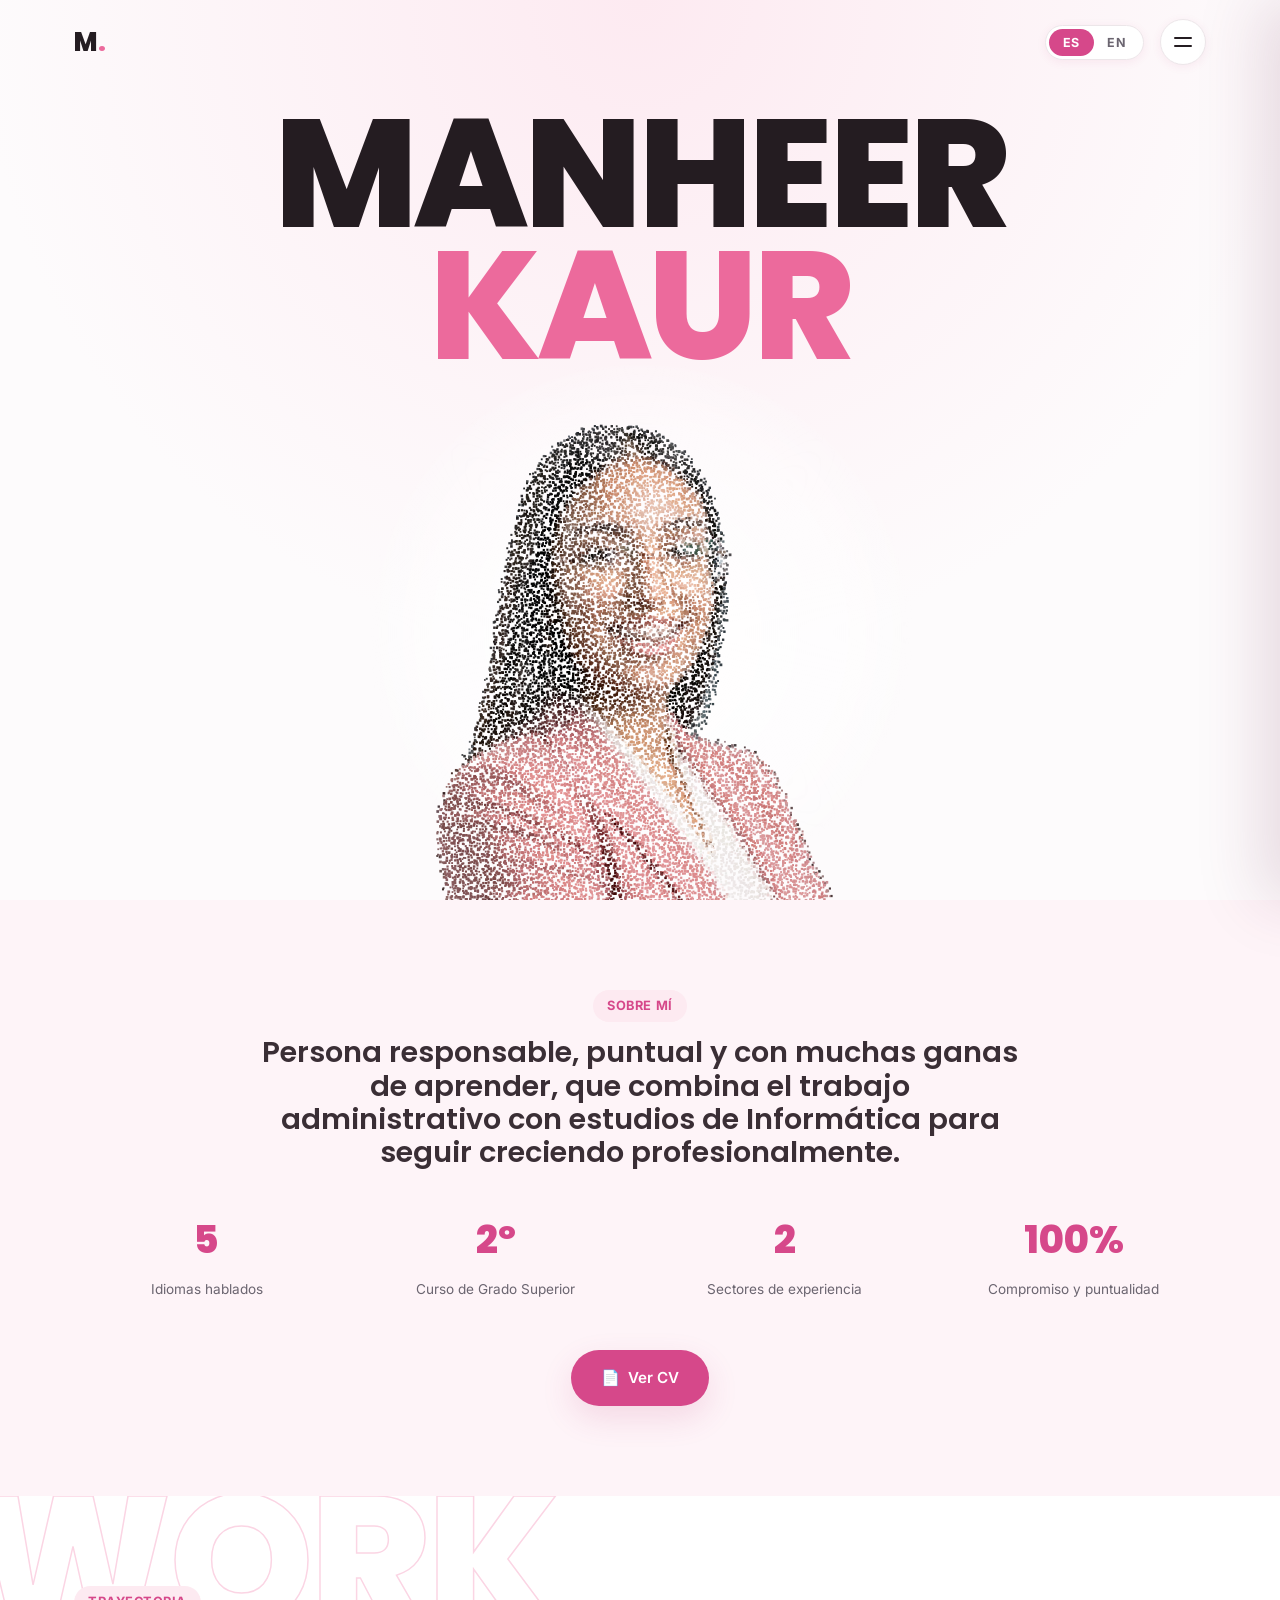
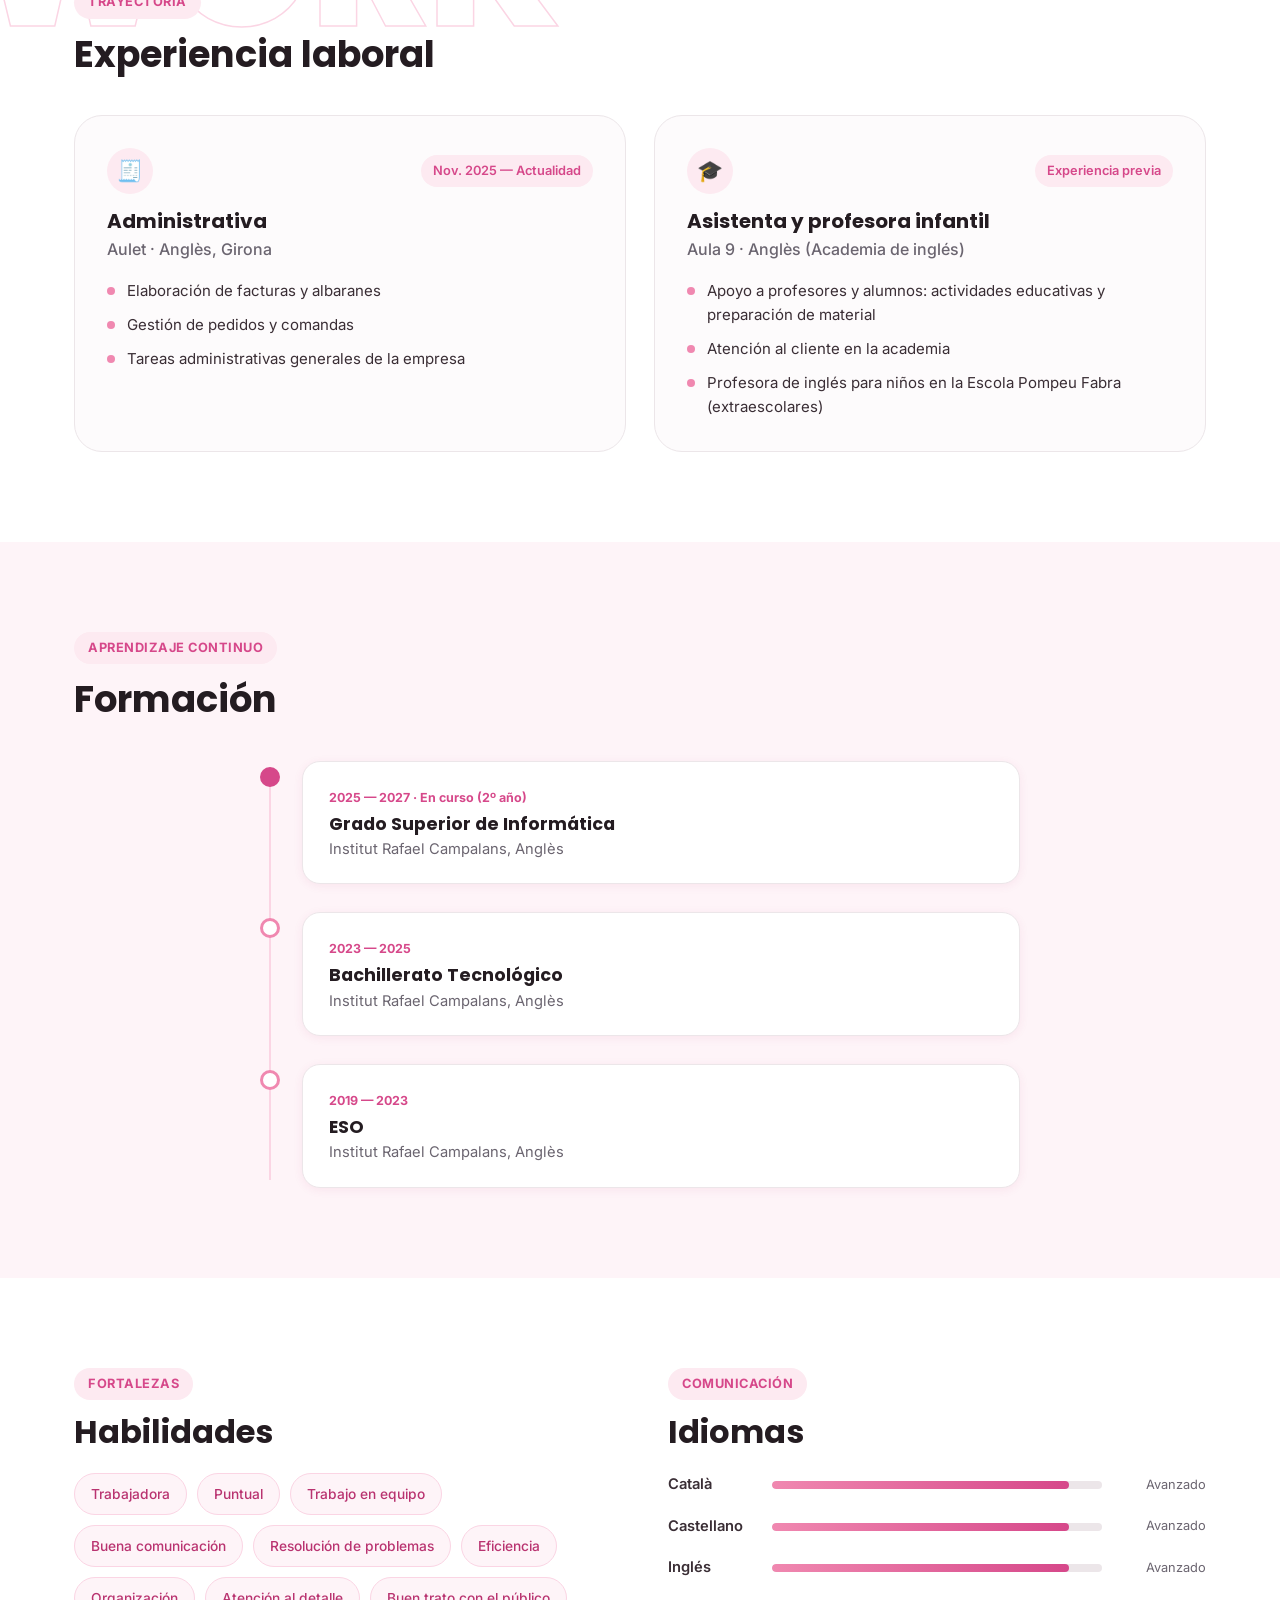
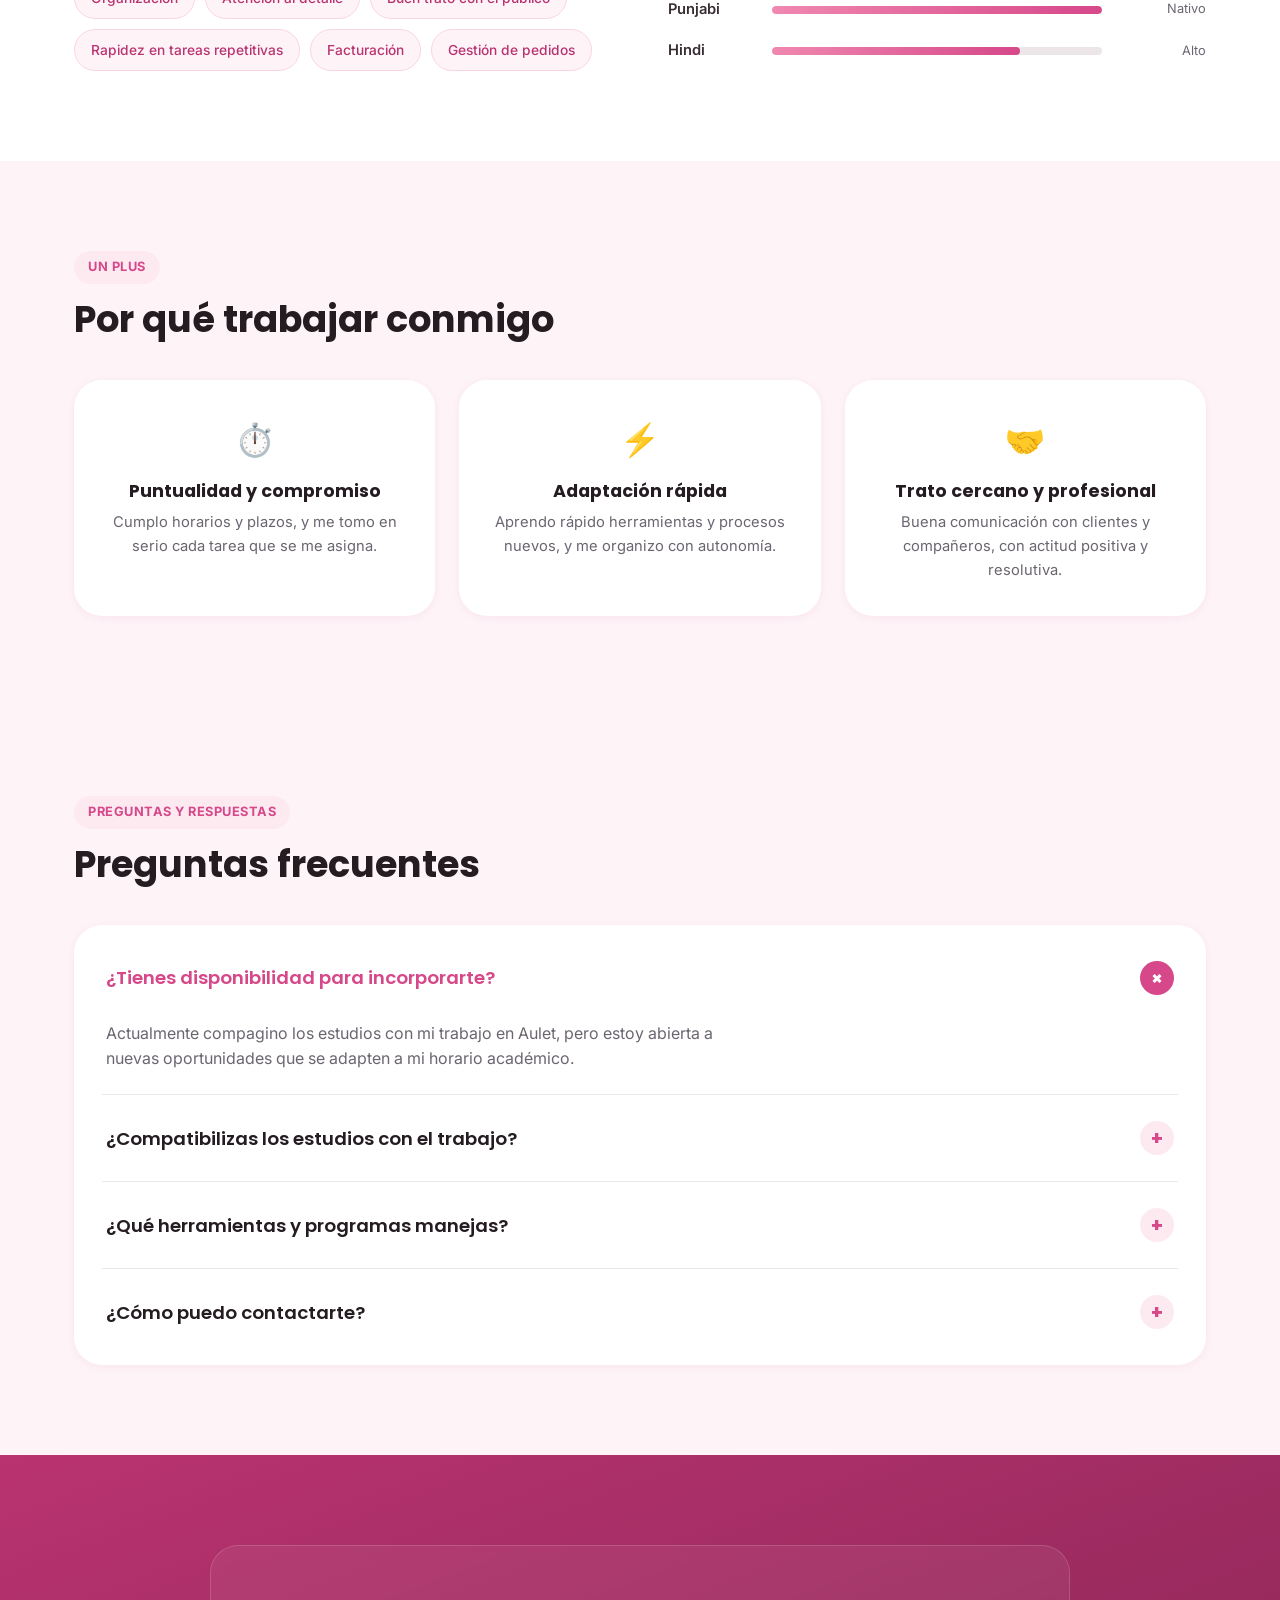
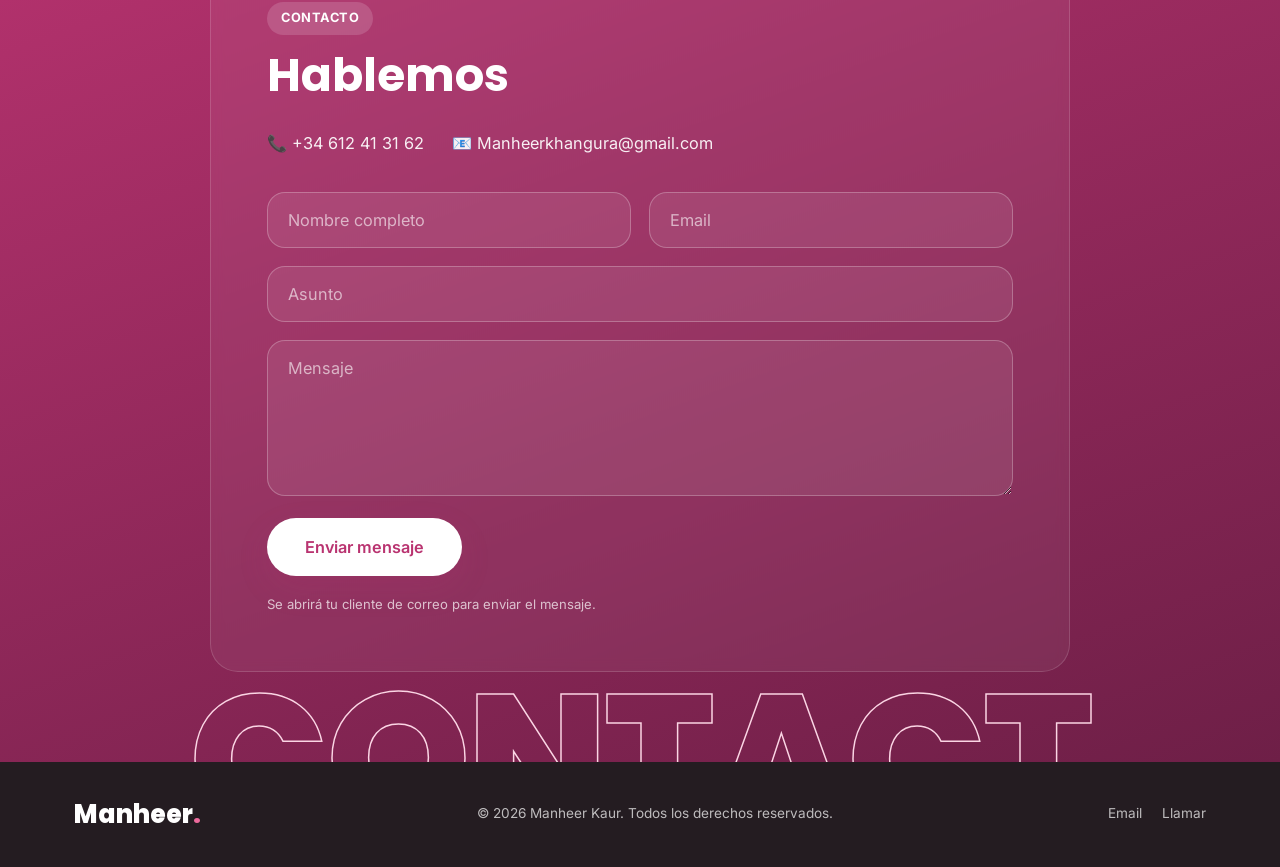
<file: index.html>
<!DOCTYPE html>
<html lang="es">
<head>
<meta charset="UTF-8">
<meta name="viewport" content="width=device-width, initial-scale=1.0">
<title data-i18n="meta.title">Manheer Kaur · Administrativa</title>
<meta name="description" data-i18n="meta.desc" content="Manheer Kaur — Administrativa. Gestión, organización y atención al cliente.">

<link rel="preconnect" href="https://fonts.googleapis.com">
<link rel="preconnect" href="https://fonts.gstatic.com" crossorigin>
<link href="https://fonts.googleapis.com/css2?family=Poppins:wght@500;600;700;800;900&family=Inter:wght@400;500;600&family=Dancing+Script:wght@600;700&display=swap" rel="stylesheet">

<link rel="stylesheet" href="styles.css">
</head>
<body>

<!-- ============ SCROLL PROGRESS ============ -->
<div class="scroll-progress" id="scroll-progress"></div>

<!-- ============ HEADER (minimal) ============ -->
<header class="site-header" id="top">
  <div class="container header-inner">
    <a href="#top" class="logo">M<span>.</span></a>

    <div class="header-actions">
      <div class="lang-switch" id="lang-switch" role="group" aria-label="Language">
        <span class="lang-indicator" aria-hidden="true"></span>
        <button type="button" data-lang="es" class="lang-btn is-active">ES</button>
        <button type="button" data-lang="en" class="lang-btn">EN</button>
      </div>
      <button class="nav-toggle" id="nav-toggle" aria-label="Menú" aria-expanded="false" aria-controls="offcanvas-nav">
        <span></span><span></span>
      </button>
    </div>
  </div>
</header>

<!-- ============ OFFCANVAS NAV ============ -->
<div class="offcanvas-overlay" id="offcanvas-overlay"></div>
<nav class="offcanvas" id="offcanvas-nav" aria-hidden="true">
  <div class="offcanvas-links">
    <a href="#sobre-mi"><span class="offcanvas-num">01</span><span data-i18n="nav.about">Sobre mí</span></a>
    <a href="#experiencia"><span class="offcanvas-num">02</span><span data-i18n="nav.experience">Experiencia</span></a>
    <a href="#formacio"><span class="offcanvas-num">03</span><span data-i18n="nav.education">Formación</span></a>
    <a href="#habilitats"><span class="offcanvas-num">04</span><span data-i18n="nav.skills">Habilidades</span></a>
    <a href="#contacte"><span class="offcanvas-num">05</span><span data-i18n="nav.contact">Contacto</span></a>
  </div>
  <div class="offcanvas-footer">
    <a href="mailto:Manheerkhangura@gmail.com">Manheerkhangura@gmail.com</a>
    <a href="tel:+34612413162">+34 612 41 31 62</a>
  </div>
</nav>

<!-- ============ HERO (full viewport) ============ -->
<section class="hero" id="hero">
  <canvas id="particles-canvas" class="particles-canvas" aria-hidden="true"></canvas>
  <img id="particles-fallback" class="particles-fallback" src="assets/particles-source.png" alt="Manheer Kaur">
  <div class="hero-portrait-glow" aria-hidden="true"></div>

  <div class="hero-name-wrap reveal">
    <h1 class="hero-name" aria-label="Manheer Kaur">
      <span class="name-line">Manheer</span>
      <span class="name-line name-line--accent">Kaur</span>
    </h1>
  </div>

  <div class="hero-actions reveal">
    <a href="#contacte" class="btn btn-primary"><span data-i18n="hero.ctaPrimary">Hablemos</span></a>
    <a href="#experiencia" class="btn btn-ghost"><span data-i18n="hero.ctaGhost">Ver experiencia</span></a>
  </div>
</section>

<!-- ============ SOBRE MI / STATS ============ -->
<section class="about" id="sobre-mi">
  <div class="container">
    <div class="section-head reveal">
      <p class="pill-kicker" data-i18n="about.kicker">Sobre mí</p>
      <h2 data-i18n="about.statement">Persona responsable, puntual y con muchas ganas de aprender, que combina el trabajo administrativo con estudios de Informática para seguir creciendo profesionalmente.</h2>
    </div>

    <div class="stats-row stagger">
      <div class="stat-block reveal">
        <span class="stat-number" data-count="5" data-suffix="">0</span>
        <span class="stat-label" data-i18n="about.stat1">Idiomas hablados</span>
      </div>
      <div class="stat-block reveal">
        <span class="stat-number" data-count="2" data-suffix="º">0</span>
        <span class="stat-label" data-i18n="about.stat2">Curso de Grado Superior</span>
      </div>
      <div class="stat-block reveal">
        <span class="stat-number" data-count="2" data-suffix="">0</span>
        <span class="stat-label" data-i18n="about.stat3">Sectores de experiencia</span>
      </div>
      <div class="stat-block reveal">
        <span class="stat-number" data-count="100" data-suffix="%">0</span>
        <span class="stat-label" data-i18n="about.stat4">Compromiso y puntualidad</span>
      </div>
    </div>

    <div class="about-cv reveal">
      <a href="cv-es.html" id="cv-btn" class="btn btn-primary" target="_blank" rel="noopener">
        <span aria-hidden="true">📄</span>
        <span data-i18n="about.cvBtn">Ver CV</span>
      </a>
    </div>
  </div>
</section>

<!-- ============ EXPERIÈNCIA ============ -->
<section class="experience" id="experiencia">
  <span class="ghost-text ghost-text--work" aria-hidden="true" data-i18n="experience.ghost">WORK</span>
  <div class="container">
    <div class="section-head reveal">
      <p class="pill-kicker" data-i18n="experience.kicker">Trayectoria</p>
      <h2 data-i18n="experience.title">Experiencia laboral</h2>
    </div>

    <div class="job-grid stagger">
      <article class="job-card reveal">
        <div class="job-card-top">
          <span class="job-icon">🧾</span>
          <span class="job-period" data-i18n="experience.job1.period">Nov. 2025 — Actualidad</span>
        </div>
        <h3 data-i18n="experience.job1.role">Administrativa</h3>
        <p class="job-company">Aulet · Anglès, Girona</p>
        <ul>
          <li data-i18n="experience.job1.b1">Elaboración de facturas y albaranes</li>
          <li data-i18n="experience.job1.b2">Gestión de pedidos y comandas</li>
          <li data-i18n="experience.job1.b3">Tareas administrativas generales de la empresa</li>
        </ul>
      </article>

      <article class="job-card reveal">
        <div class="job-card-top">
          <span class="job-icon">🎓</span>
          <span class="job-period" data-i18n="experience.job2.period">Experiencia previa</span>
        </div>
        <h3 data-i18n="experience.job2.role">Asistenta y profesora infantil</h3>
        <p class="job-company">Aula 9 · Anglès (Academia de inglés)</p>
        <ul>
          <li data-i18n="experience.job2.b1">Apoyo a profesores y alumnos: actividades educativas y preparación de material</li>
          <li data-i18n="experience.job2.b2">Atención al cliente en la academia</li>
          <li data-i18n="experience.job2.b3">Profesora de inglés para niños en la Escola Pompeu Fabra (extraescolares)</li>
        </ul>
      </article>
    </div>
  </div>
</section>

<!-- ============ FORMACIÓ ============ -->
<section class="education" id="formacio">
  <div class="container">
    <div class="section-head reveal">
      <p class="pill-kicker" data-i18n="education.kicker">Aprendizaje continuo</p>
      <h2 data-i18n="education.title">Formación</h2>
    </div>

    <div class="timeline">
      <div class="timeline-item reveal is-current">
        <div class="timeline-dot"></div>
        <div class="timeline-card">
          <span class="timeline-period" data-i18n="education.gs.period">2025 — 2027 · En curso (2º año)</span>
          <h3 data-i18n="education.gs.title">Grado Superior de Informática</h3>
          <p class="timeline-place">Institut Rafael Campalans, Anglès</p>
        </div>
      </div>

      <div class="timeline-item reveal">
        <div class="timeline-dot"></div>
        <div class="timeline-card">
          <span class="timeline-period">2023 — 2025</span>
          <h3 data-i18n="education.batx.title">Bachillerato Tecnológico</h3>
          <p class="timeline-place">Institut Rafael Campalans, Anglès</p>
        </div>
      </div>

      <div class="timeline-item reveal">
        <div class="timeline-dot"></div>
        <div class="timeline-card">
          <span class="timeline-period">2019 — 2023</span>
          <h3 data-i18n="education.eso.title">ESO</h3>
          <p class="timeline-place">Institut Rafael Campalans, Anglès</p>
        </div>
      </div>
    </div>
  </div>
</section>

<!-- ============ HABILITATS ============ -->
<section class="skills" id="habilitats">
  <div class="container skills-inner">
    <div class="reveal">
      <p class="pill-kicker" data-i18n="skills.kicker1">Fortalezas</p>
      <h2 data-i18n="skills.title1">Habilidades</h2>
      <div class="chip-cloud stagger">
        <span class="chip" data-i18n="skills.chip1">Trabajadora</span>
        <span class="chip" data-i18n="skills.chip2">Puntual</span>
        <span class="chip" data-i18n="skills.chip3">Trabajo en equipo</span>
        <span class="chip" data-i18n="skills.chip4">Buena comunicación</span>
        <span class="chip" data-i18n="skills.chip5">Resolución de problemas</span>
        <span class="chip" data-i18n="skills.chip6">Eficiencia</span>
        <span class="chip" data-i18n="skills.chip7">Organización</span>
        <span class="chip" data-i18n="skills.chip8">Atención al detalle</span>
        <span class="chip" data-i18n="skills.chip9">Buen trato con el público</span>
        <span class="chip" data-i18n="skills.chip10">Rapidez en tareas repetitivas</span>
        <span class="chip" data-i18n="skills.chip11">Facturación</span>
        <span class="chip" data-i18n="skills.chip12">Gestión de pedidos</span>
      </div>
    </div>

    <div class="reveal">
      <p class="pill-kicker" data-i18n="skills.kicker2">Comunicación</p>
      <h2 data-i18n="skills.title2">Idiomas</h2>
      <div class="lang-bars">
        <div class="lang-bar"><span class="lang-name">Català</span><div class="bar"><div class="bar-fill" data-width="90"></div></div><span class="lang-level" data-i18n="skills.advanced">Avanzado</span></div>
        <div class="lang-bar"><span class="lang-name" data-i18n="skills.spanish">Castellano</span><div class="bar"><div class="bar-fill" data-width="90"></div></div><span class="lang-level" data-i18n="skills.advanced2">Avanzado</span></div>
        <div class="lang-bar"><span class="lang-name" data-i18n="skills.english">Inglés</span><div class="bar"><div class="bar-fill" data-width="90"></div></div><span class="lang-level" data-i18n="skills.advanced3">Avanzado</span></div>
        <div class="lang-bar"><span class="lang-name">Punjabi</span><div class="bar"><div class="bar-fill" data-width="100"></div></div><span class="lang-level" data-i18n="skills.native">Nativo</span></div>
        <div class="lang-bar"><span class="lang-name">Hindi</span><div class="bar"><div class="bar-fill" data-width="75"></div></div><span class="lang-level" data-i18n="skills.high">Alto</span></div>
      </div>
    </div>
  </div>
</section>

<!-- ============ PER QUÈ JO ============ -->
<section class="why-me">
  <div class="container">
    <div class="section-head reveal">
      <p class="pill-kicker" data-i18n="why.kicker">Un plus</p>
      <h2 data-i18n="why.title">Por qué trabajar conmigo</h2>
    </div>
    <div class="why-grid stagger">
      <div class="why-card reveal">
        <span class="why-icon">⏱️</span>
        <h3 data-i18n="why.card1.title">Puntualidad y compromiso</h3>
        <p data-i18n="why.card1.body">Cumplo horarios y plazos, y me tomo en serio cada tarea que se me asigna.</p>
      </div>
      <div class="why-card reveal">
        <span class="why-icon">⚡</span>
        <h3 data-i18n="why.card2.title">Adaptación rápida</h3>
        <p data-i18n="why.card2.body">Aprendo rápido herramientas y procesos nuevos, y me organizo con autonomía.</p>
      </div>
      <div class="why-card reveal">
        <span class="why-icon">🤝</span>
        <h3 data-i18n="why.card3.title">Trato cercano y profesional</h3>
        <p data-i18n="why.card3.body">Buena comunicación con clientes y compañeros, con actitud positiva y resolutiva.</p>
      </div>
    </div>
  </div>
</section>

<!-- ============ FAQ ============ -->
<section class="faq" id="faq">
  <div class="container">
    <div class="section-head reveal">
      <p class="pill-kicker" data-i18n="faq.kicker">Preguntas y respuestas</p>
      <h2 data-i18n="faq.title">Preguntas frecuentes</h2>
    </div>

    <div class="accordion reveal" id="faq-accordion">
      <div class="accordion-item is-open">
        <button class="accordion-trigger" aria-expanded="true">
          <span data-i18n="faq.q1">¿Tienes disponibilidad para incorporarte?</span>
          <span class="accordion-icon">+</span>
        </button>
        <div class="accordion-panel">
          <p data-i18n="faq.a1">Actualmente compagino los estudios con mi trabajo en Aulet, pero estoy abierta a nuevas oportunidades que se adapten a mi horario académico.</p>
        </div>
      </div>
      <div class="accordion-item">
        <button class="accordion-trigger" aria-expanded="false">
          <span data-i18n="faq.q2">¿Compatibilizas los estudios con el trabajo?</span>
          <span class="accordion-icon">+</span>
        </button>
        <div class="accordion-panel">
          <p data-i18n="faq.a2">Sí, actualmente curso 2º de Grado Superior de Informática compatibilizándolo con mi puesto de administrativa.</p>
        </div>
      </div>
      <div class="accordion-item">
        <button class="accordion-trigger" aria-expanded="false">
          <span data-i18n="faq.q3">¿Qué herramientas y programas manejas?</span>
          <span class="accordion-icon">+</span>
        </button>
        <div class="accordion-panel">
          <p data-i18n="faq.a3">Paquete Office (Word, Excel), herramientas de facturación y gestión de pedidos, y sigo ampliando conocimientos digitales con mi formación actual.</p>
        </div>
      </div>
      <div class="accordion-item">
        <button class="accordion-trigger" aria-expanded="false">
          <span data-i18n="faq.q4">¿Cómo puedo contactarte?</span>
          <span class="accordion-icon">+</span>
        </button>
        <div class="accordion-panel">
          <p data-i18n="faq.a4">Por correo electrónico, teléfono o mediante el formulario de esta página — encontrarás todos los datos en la sección de contacto.</p>
        </div>
      </div>
    </div>
  </div>
</section>

<!-- ============ CONTACTE ============ -->
<section class="contact" id="contacte">
  <span class="ghost-text ghost-text--contact" aria-hidden="true" data-i18n="contact.ghost">CONTACT</span>
  <div class="container contact-inner">
    <div class="contact-card reveal">
      <p class="pill-kicker pill-kicker--light" data-i18n="contact.kicker">Contacto</p>
      <h2 data-i18n="contact.title">Hablemos</h2>

      <div class="contact-info">
        <a href="tel:+34612413162">📞 +34 612 41 31 62</a>
        <a href="mailto:Manheerkhangura@gmail.com">📧 Manheerkhangura@gmail.com</a>
      </div>

      <form id="contact-form" class="contact-form">
        <div class="form-row">
          <input type="text" name="name" data-i18n-placeholder="contact.name" placeholder="Nombre completo" required>
          <input type="email" name="email" data-i18n-placeholder="contact.email" placeholder="Email" required>
        </div>
        <input type="text" name="subject" data-i18n-placeholder="contact.subject" placeholder="Asunto" required>
        <textarea name="message" rows="6" data-i18n-placeholder="contact.message" placeholder="Mensaje" required></textarea>
        <button type="submit" class="btn btn-primary"><span data-i18n="contact.send">Enviar mensaje</span></button>
        <p class="form-note" data-i18n="contact.note">Se abrirá tu cliente de correo para enviar el mensaje.</p>
      </form>
    </div>
  </div>
</section>

<!-- ============ FOOTER ============ -->
<footer class="site-footer">
  <div class="container footer-inner">
    <a href="#top" class="logo">Manheer<span>.</span></a>
    <p data-i18n="footer.rights">© 2026 Manheer Kaur. Todos los derechos reservados.</p>
    <div class="footer-links">
      <a href="mailto:Manheerkhangura@gmail.com">Email</a>
      <a href="tel:+34612413162" data-i18n="footer.call">Llamar</a>
    </div>
  </div>
</footer>

<script src="script.js"></script>
<script src="particles.js"></script>
</body>
</html>
</file>
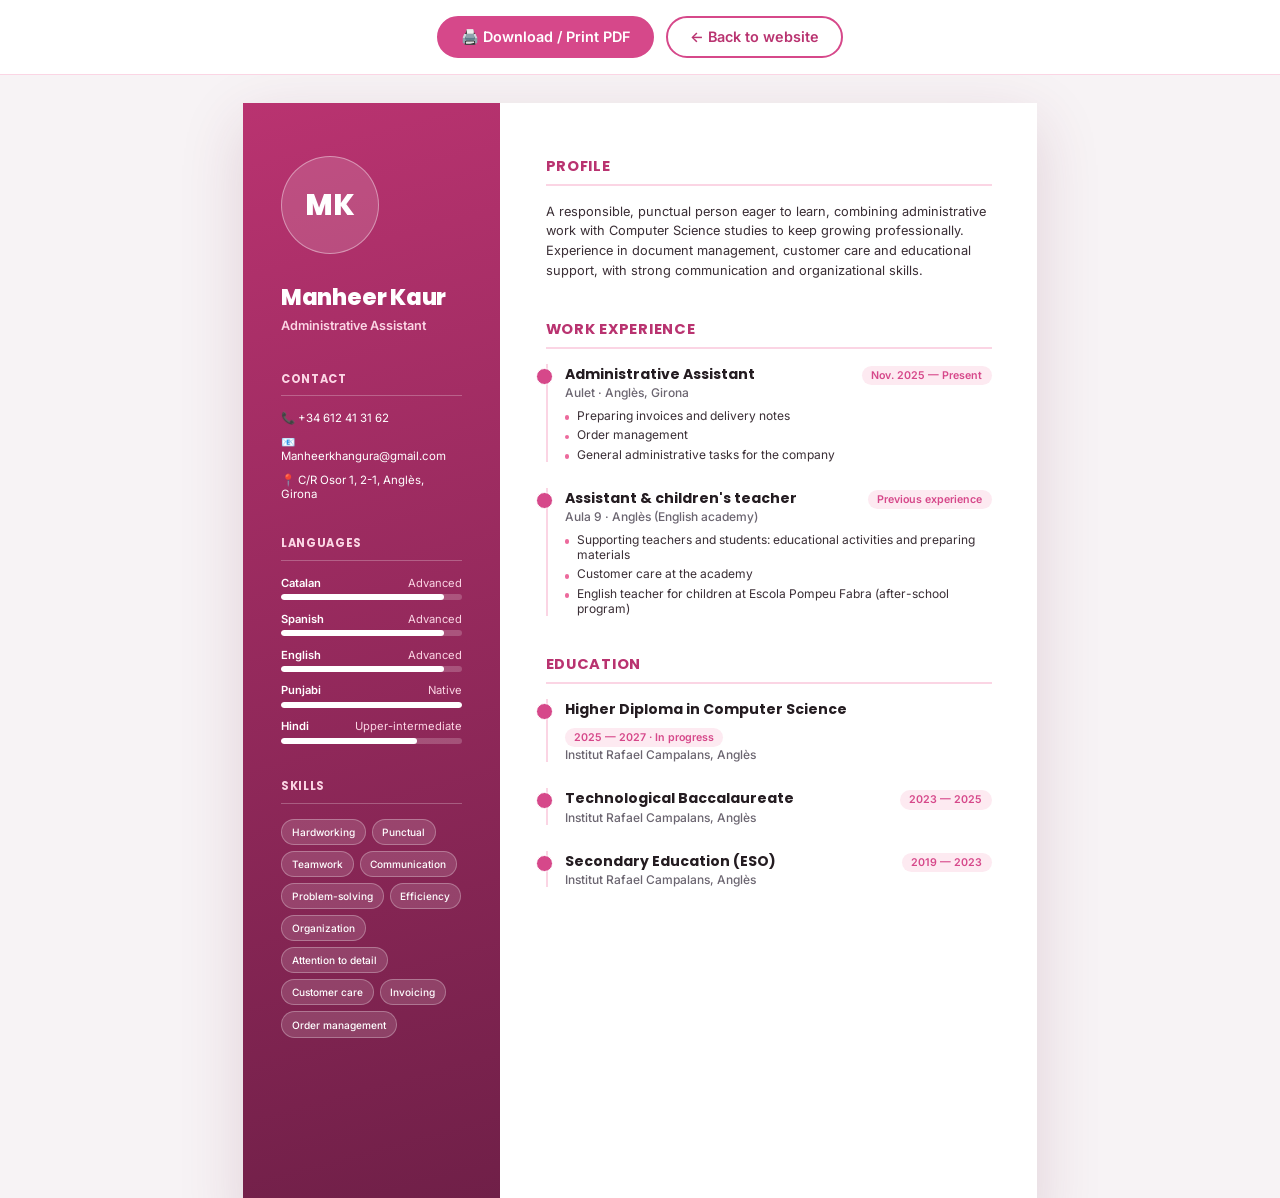
<file: cv-en.html>
<!DOCTYPE html>
<html lang="en">
<head>
<meta charset="UTF-8">
<meta name="viewport" content="width=device-width, initial-scale=1.0">
<title>Manheer Kaur · CV</title>
<meta name="description" content="Manheer Kaur's résumé — Administrative Assistant.">

<link rel="preconnect" href="https://fonts.googleapis.com">
<link rel="preconnect" href="https://fonts.gstatic.com" crossorigin>
<link href="https://fonts.googleapis.com/css2?family=Poppins:wght@600;700;800&family=Inter:wght@400;500;600&display=swap" rel="stylesheet">

<style>
  :root {
    --pink-50:  #FEF4F8;
    --pink-100: #FDEAF1;
    --pink-200: #FBD5E4;
    --pink-300: #F6B3CD;
    --pink-500: #EC6A9C;
    --pink-600: #D6488A;
    --pink-700: #B93370;
    --pink-900: #6E1F47;
    --ink-900: #241C21;
    --ink-700: #3A2E35;
    --ink-500: #6B6570;
    --neutral-0: #FFFFFF;
    --neutral-100: #F7F3F5;
    --font-heading: 'Poppins', 'Segoe UI', sans-serif;
    --font-body: 'Inter', 'Segoe UI', sans-serif;
  }

  * { box-sizing: border-box; margin: 0; padding: 0; }

  body {
    font-family: var(--font-body);
    color: var(--ink-700);
    background: var(--neutral-100);
    -webkit-font-smoothing: antialiased;
  }

  .toolbar {
    position: sticky;
    top: 0;
    z-index: 10;
    display: flex;
    justify-content: center;
    gap: 12px;
    padding: 16px;
    background: var(--neutral-0);
    border-bottom: 1px solid var(--pink-200);
  }
  .toolbar a, .toolbar button {
    font-family: var(--font-body);
    font-weight: 600;
    font-size: 0.9rem;
    padding: 10px 22px;
    border-radius: 999px;
    border: 2px solid var(--pink-600);
    cursor: pointer;
    text-decoration: none;
  }
  .toolbar button { background: var(--pink-600); color: #fff; }
  .toolbar a { background: transparent; color: var(--pink-700); }

  .page {
    width: 210mm;
    min-height: 297mm;
    margin: 28px auto;
    background: var(--neutral-0);
    box-shadow: 0 20px 60px rgba(110,31,71,0.16);
    display: grid;
    grid-template-columns: 68mm 1fr;
  }

  .sidebar {
    background: linear-gradient(165deg, var(--pink-700), var(--pink-900));
    color: #fff;
    padding: 14mm 10mm;
  }

  .avatar {
    width: 26mm;
    height: 26mm;
    border-radius: 50%;
    background: rgba(255,255,255,0.14);
    border: 1.5px solid rgba(255,255,255,0.4);
    display: flex;
    align-items: center;
    justify-content: center;
    font-family: var(--font-heading);
    font-weight: 800;
    font-size: 22pt;
    margin-bottom: 8mm;
  }

  .sidebar h1 {
    font-family: var(--font-heading);
    font-weight: 800;
    font-size: 17pt;
    line-height: 1.15;
    letter-spacing: -0.01em;
  }
  .sidebar .role {
    font-size: 9.5pt;
    font-weight: 600;
    color: var(--pink-200);
    margin-top: 2mm;
    margin-bottom: 10mm;
  }

  .side-block { margin-bottom: 9mm; }
  .side-block h2 {
    font-family: var(--font-heading);
    font-size: 8.5pt;
    font-weight: 700;
    text-transform: uppercase;
    letter-spacing: 0.06em;
    color: var(--pink-200);
    margin-bottom: 4mm;
    padding-bottom: 2mm;
    border-bottom: 1px solid rgba(255,255,255,0.25);
  }

  .contact-list { list-style: none; display: flex; flex-direction: column; gap: 2.6mm; font-size: 8.6pt; }
  .contact-list li { display: flex; gap: 2mm; align-items: flex-start; word-break: break-word; }

  .chip-list { display: flex; flex-wrap: wrap; gap: 1.6mm; }
  .chip {
    font-size: 7.6pt;
    font-weight: 500;
    background: rgba(255,255,255,0.14);
    border: 1px solid rgba(255,255,255,0.28);
    padding: 1.6mm 2.6mm;
    border-radius: 999px;
  }

  .lang-row { margin-bottom: 3mm; }
  .lang-row .lang-top { display: flex; justify-content: space-between; font-size: 8.4pt; margin-bottom: 1.2mm; }
  .lang-row .lang-top strong { font-weight: 600; }
  .lang-row .lang-top span { color: var(--pink-200); }
  .bar { height: 1.6mm; border-radius: 999px; background: rgba(255,255,255,0.2); overflow: hidden; }
  .bar-fill { height: 100%; background: #fff; border-radius: 999px; }

  .main {
    padding: 14mm 12mm;
  }

  .main h2.section-title {
    font-family: var(--font-heading);
    font-size: 11pt;
    font-weight: 700;
    color: var(--pink-700);
    text-transform: uppercase;
    letter-spacing: 0.05em;
    margin-bottom: 4mm;
    padding-bottom: 2mm;
    border-bottom: 2px solid var(--pink-200);
  }

  .profile-text { font-size: 9.6pt; line-height: 1.55; color: var(--ink-700); margin-bottom: 10mm; }

  .entry { margin-bottom: 7mm; position: relative; padding-left: 4.5mm; border-left: 2px solid var(--pink-200); }
  .entry::before {
    content: '';
    position: absolute;
    left: -3.1mm;
    top: 1mm;
    width: 4mm;
    height: 4mm;
    border-radius: 50%;
    background: var(--pink-600);
    border: 1.5px solid #fff;
  }
  .entry-top { display: flex; justify-content: space-between; align-items: baseline; flex-wrap: wrap; gap: 2mm; }
  .entry h3 { font-family: var(--font-heading); font-size: 10.5pt; font-weight: 700; color: var(--ink-900); }
  .entry .period { font-size: 8pt; font-weight: 600; color: var(--pink-600); background: var(--pink-100); padding: 0.8mm 2.4mm; border-radius: 999px; white-space: nowrap; }
  .entry .place { font-size: 9pt; color: var(--ink-500); margin-bottom: 2mm; font-weight: 500; }
  .entry ul { list-style: none; display: flex; flex-direction: column; gap: 1.2mm; }
  .entry li { font-size: 9pt; color: var(--ink-700); position: relative; padding-left: 3.4mm; }
  .entry li::before { content: ''; position: absolute; left: 0; top: 1.9mm; width: 1.3mm; height: 1.3mm; border-radius: 50%; background: var(--pink-500); }

  section.block { margin-bottom: 10mm; }

  .page-wrap { overflow: hidden; }
  .page { transform-origin: top left; }

  @media print {
    body { background: #fff; }
    .toolbar { display: none; }
    .page-wrap { overflow: visible; height: auto !important; }
    .page { margin: 0; box-shadow: none; width: auto; min-height: auto; transform: none !important; }
    @page { size: A4; margin: 0; }
  }
</style>
</head>
<body>

<div class="toolbar">
  <button onclick="window.print()">🖨️ Download / Print PDF</button>
  <a href="index.html">← Back to website</a>
</div>

<div class="page-wrap" id="page-wrap">
<div class="page">
  <aside class="sidebar">
    <div class="avatar">MK</div>
    <h1>Manheer Kaur</h1>
    <p class="role">Administrative Assistant</p>

    <div class="side-block">
      <h2>Contact</h2>
      <ul class="contact-list">
        <li>📞 +34 612 41 31 62</li>
        <li>📧 Manheerkhangura@gmail.com</li>
        <li>📍 C/R Osor 1, 2-1, Anglès, Girona</li>
      </ul>
    </div>

    <div class="side-block">
      <h2>Languages</h2>
      <div class="lang-row"><div class="lang-top"><strong>Catalan</strong><span>Advanced</span></div><div class="bar"><div class="bar-fill" style="width:90%"></div></div></div>
      <div class="lang-row"><div class="lang-top"><strong>Spanish</strong><span>Advanced</span></div><div class="bar"><div class="bar-fill" style="width:90%"></div></div></div>
      <div class="lang-row"><div class="lang-top"><strong>English</strong><span>Advanced</span></div><div class="bar"><div class="bar-fill" style="width:90%"></div></div></div>
      <div class="lang-row"><div class="lang-top"><strong>Punjabi</strong><span>Native</span></div><div class="bar"><div class="bar-fill" style="width:100%"></div></div></div>
      <div class="lang-row"><div class="lang-top"><strong>Hindi</strong><span>Upper-intermediate</span></div><div class="bar"><div class="bar-fill" style="width:75%"></div></div></div>
    </div>

    <div class="side-block">
      <h2>Skills</h2>
      <div class="chip-list">
        <span class="chip">Hardworking</span>
        <span class="chip">Punctual</span>
        <span class="chip">Teamwork</span>
        <span class="chip">Communication</span>
        <span class="chip">Problem-solving</span>
        <span class="chip">Efficiency</span>
        <span class="chip">Organization</span>
        <span class="chip">Attention to detail</span>
        <span class="chip">Customer care</span>
        <span class="chip">Invoicing</span>
        <span class="chip">Order management</span>
      </div>
    </div>
  </aside>

  <main class="main">
    <section class="block">
      <h2 class="section-title">Profile</h2>
      <p class="profile-text">
        A responsible, punctual person eager to learn, combining administrative work with Computer
        Science studies to keep growing professionally. Experience in document management, customer
        care and educational support, with strong communication and organizational skills.
      </p>
    </section>

    <section class="block">
      <h2 class="section-title">Work experience</h2>

      <div class="entry">
        <div class="entry-top">
          <h3>Administrative Assistant</h3>
          <span class="period">Nov. 2025 — Present</span>
        </div>
        <p class="place">Aulet · Anglès, Girona</p>
        <ul>
          <li>Preparing invoices and delivery notes</li>
          <li>Order management</li>
          <li>General administrative tasks for the company</li>
        </ul>
      </div>

      <div class="entry">
        <div class="entry-top">
          <h3>Assistant &amp; children's teacher</h3>
          <span class="period">Previous experience</span>
        </div>
        <p class="place">Aula 9 · Anglès (English academy)</p>
        <ul>
          <li>Supporting teachers and students: educational activities and preparing materials</li>
          <li>Customer care at the academy</li>
          <li>English teacher for children at Escola Pompeu Fabra (after-school program)</li>
        </ul>
      </div>
    </section>

    <section class="block">
      <h2 class="section-title">Education</h2>

      <div class="entry">
        <div class="entry-top">
          <h3>Higher Diploma in Computer Science</h3>
          <span class="period">2025 — 2027 · In progress</span>
        </div>
        <p class="place">Institut Rafael Campalans, Anglès</p>
      </div>

      <div class="entry">
        <div class="entry-top">
          <h3>Technological Baccalaureate</h3>
          <span class="period">2023 — 2025</span>
        </div>
        <p class="place">Institut Rafael Campalans, Anglès</p>
      </div>

      <div class="entry">
        <div class="entry-top">
          <h3>Secondary Education (ESO)</h3>
          <span class="period">2019 — 2023</span>
        </div>
        <p class="place">Institut Rafael Campalans, Anglès</p>
      </div>
    </section>
  </main>
</div>
</div>

<script>
  function fitPage() {
    var page = document.querySelector('.page');
    var wrap = document.getElementById('page-wrap');
    var pageWidth = 794; // 210mm at 96dpi
    var scale = Math.min(1, window.innerWidth / pageWidth);
    page.style.transform = 'scale(' + scale + ')';
    wrap.style.height = (page.offsetHeight * scale) + 'px';
  }
  window.addEventListener('resize', fitPage);
  window.addEventListener('load', fitPage);
  fitPage();
</script>
</body>
</html>
</file>
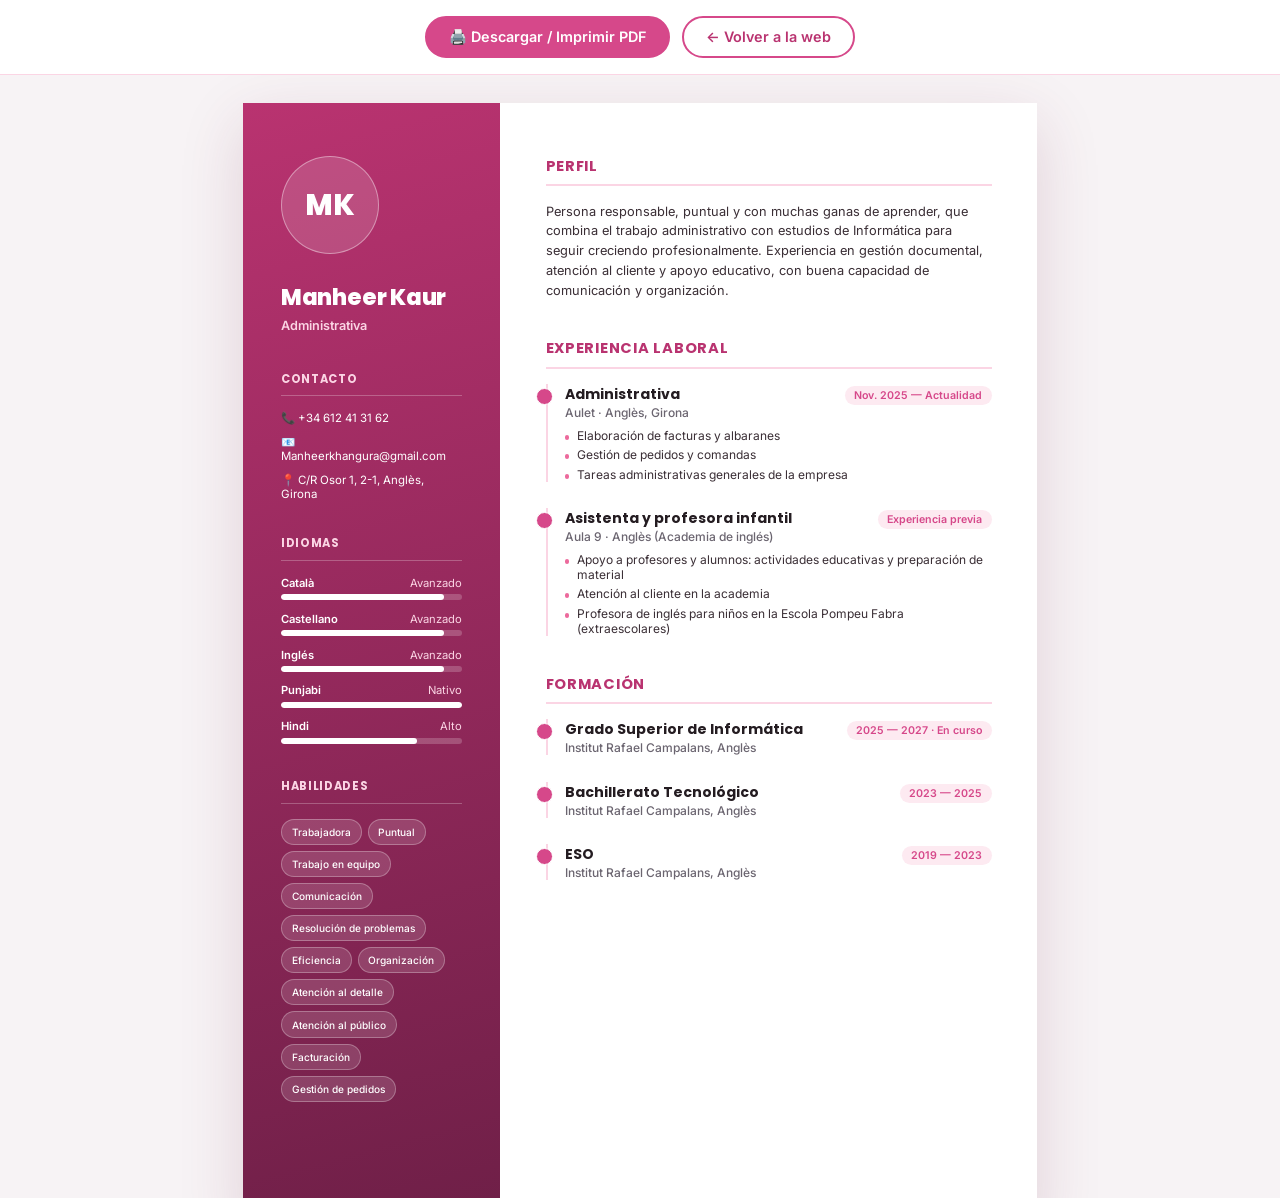
<file: cv-es.html>
<!DOCTYPE html>
<html lang="es">
<head>
<meta charset="UTF-8">
<meta name="viewport" content="width=device-width, initial-scale=1.0">
<title>Manheer Kaur · CV</title>
<meta name="description" content="Currículum de Manheer Kaur — Administrativa.">

<link rel="preconnect" href="https://fonts.googleapis.com">
<link rel="preconnect" href="https://fonts.gstatic.com" crossorigin>
<link href="https://fonts.googleapis.com/css2?family=Poppins:wght@600;700;800&family=Inter:wght@400;500;600&display=swap" rel="stylesheet">

<style>
  :root {
    --pink-50:  #FEF4F8;
    --pink-100: #FDEAF1;
    --pink-200: #FBD5E4;
    --pink-300: #F6B3CD;
    --pink-500: #EC6A9C;
    --pink-600: #D6488A;
    --pink-700: #B93370;
    --pink-900: #6E1F47;
    --ink-900: #241C21;
    --ink-700: #3A2E35;
    --ink-500: #6B6570;
    --neutral-0: #FFFFFF;
    --neutral-100: #F7F3F5;
    --font-heading: 'Poppins', 'Segoe UI', sans-serif;
    --font-body: 'Inter', 'Segoe UI', sans-serif;
  }

  * { box-sizing: border-box; margin: 0; padding: 0; }

  body {
    font-family: var(--font-body);
    color: var(--ink-700);
    background: var(--neutral-100);
    -webkit-font-smoothing: antialiased;
  }

  .toolbar {
    position: sticky;
    top: 0;
    z-index: 10;
    display: flex;
    justify-content: center;
    gap: 12px;
    padding: 16px;
    background: var(--neutral-0);
    border-bottom: 1px solid var(--pink-200);
  }
  .toolbar a, .toolbar button {
    font-family: var(--font-body);
    font-weight: 600;
    font-size: 0.9rem;
    padding: 10px 22px;
    border-radius: 999px;
    border: 2px solid var(--pink-600);
    cursor: pointer;
    text-decoration: none;
  }
  .toolbar button { background: var(--pink-600); color: #fff; }
  .toolbar a { background: transparent; color: var(--pink-700); }

  .page {
    width: 210mm;
    min-height: 297mm;
    margin: 28px auto;
    background: var(--neutral-0);
    box-shadow: 0 20px 60px rgba(110,31,71,0.16);
    display: grid;
    grid-template-columns: 68mm 1fr;
  }

  .sidebar {
    background: linear-gradient(165deg, var(--pink-700), var(--pink-900));
    color: #fff;
    padding: 14mm 10mm;
  }

  .avatar {
    width: 26mm;
    height: 26mm;
    border-radius: 50%;
    background: rgba(255,255,255,0.14);
    border: 1.5px solid rgba(255,255,255,0.4);
    display: flex;
    align-items: center;
    justify-content: center;
    font-family: var(--font-heading);
    font-weight: 800;
    font-size: 22pt;
    margin-bottom: 8mm;
  }

  .sidebar h1 {
    font-family: var(--font-heading);
    font-weight: 800;
    font-size: 17pt;
    line-height: 1.15;
    letter-spacing: -0.01em;
  }
  .sidebar .role {
    font-size: 9.5pt;
    font-weight: 600;
    color: var(--pink-200);
    margin-top: 2mm;
    margin-bottom: 10mm;
  }

  .side-block { margin-bottom: 9mm; }
  .side-block h2 {
    font-family: var(--font-heading);
    font-size: 8.5pt;
    font-weight: 700;
    text-transform: uppercase;
    letter-spacing: 0.06em;
    color: var(--pink-200);
    margin-bottom: 4mm;
    padding-bottom: 2mm;
    border-bottom: 1px solid rgba(255,255,255,0.25);
  }

  .contact-list { list-style: none; display: flex; flex-direction: column; gap: 2.6mm; font-size: 8.6pt; }
  .contact-list li { display: flex; gap: 2mm; align-items: flex-start; word-break: break-word; }

  .chip-list { display: flex; flex-wrap: wrap; gap: 1.6mm; }
  .chip {
    font-size: 7.6pt;
    font-weight: 500;
    background: rgba(255,255,255,0.14);
    border: 1px solid rgba(255,255,255,0.28);
    padding: 1.6mm 2.6mm;
    border-radius: 999px;
  }

  .lang-row { margin-bottom: 3mm; }
  .lang-row .lang-top { display: flex; justify-content: space-between; font-size: 8.4pt; margin-bottom: 1.2mm; }
  .lang-row .lang-top strong { font-weight: 600; }
  .lang-row .lang-top span { color: var(--pink-200); }
  .bar { height: 1.6mm; border-radius: 999px; background: rgba(255,255,255,0.2); overflow: hidden; }
  .bar-fill { height: 100%; background: #fff; border-radius: 999px; }

  .main {
    padding: 14mm 12mm;
  }

  .main h2.section-title {
    font-family: var(--font-heading);
    font-size: 11pt;
    font-weight: 700;
    color: var(--pink-700);
    text-transform: uppercase;
    letter-spacing: 0.05em;
    margin-bottom: 4mm;
    padding-bottom: 2mm;
    border-bottom: 2px solid var(--pink-200);
  }

  .profile-text { font-size: 9.6pt; line-height: 1.55; color: var(--ink-700); margin-bottom: 10mm; }

  .entry { margin-bottom: 7mm; position: relative; padding-left: 4.5mm; border-left: 2px solid var(--pink-200); }
  .entry::before {
    content: '';
    position: absolute;
    left: -3.1mm;
    top: 1mm;
    width: 4mm;
    height: 4mm;
    border-radius: 50%;
    background: var(--pink-600);
    border: 1.5px solid #fff;
  }
  .entry-top { display: flex; justify-content: space-between; align-items: baseline; flex-wrap: wrap; gap: 2mm; }
  .entry h3 { font-family: var(--font-heading); font-size: 10.5pt; font-weight: 700; color: var(--ink-900); }
  .entry .period { font-size: 8pt; font-weight: 600; color: var(--pink-600); background: var(--pink-100); padding: 0.8mm 2.4mm; border-radius: 999px; white-space: nowrap; }
  .entry .place { font-size: 9pt; color: var(--ink-500); margin-bottom: 2mm; font-weight: 500; }
  .entry ul { list-style: none; display: flex; flex-direction: column; gap: 1.2mm; }
  .entry li { font-size: 9pt; color: var(--ink-700); position: relative; padding-left: 3.4mm; }
  .entry li::before { content: ''; position: absolute; left: 0; top: 1.9mm; width: 1.3mm; height: 1.3mm; border-radius: 50%; background: var(--pink-500); }

  section.block { margin-bottom: 10mm; }

  .page-wrap { overflow: hidden; }
  .page { transform-origin: top left; }

  @media print {
    body { background: #fff; }
    .toolbar { display: none; }
    .page-wrap { overflow: visible; height: auto !important; }
    .page { margin: 0; box-shadow: none; width: auto; min-height: auto; transform: none !important; }
    @page { size: A4; margin: 0; }
  }
</style>
</head>
<body>

<div class="toolbar">
  <button onclick="window.print()">🖨️ Descargar / Imprimir PDF</button>
  <a href="index.html">← Volver a la web</a>
</div>

<div class="page-wrap" id="page-wrap">
<div class="page">
  <aside class="sidebar">
    <div class="avatar">MK</div>
    <h1>Manheer Kaur</h1>
    <p class="role">Administrativa</p>

    <div class="side-block">
      <h2>Contacto</h2>
      <ul class="contact-list">
        <li>📞 +34 612 41 31 62</li>
        <li>📧 Manheerkhangura@gmail.com</li>
        <li>📍 C/R Osor 1, 2-1, Anglès, Girona</li>
      </ul>
    </div>

    <div class="side-block">
      <h2>Idiomas</h2>
      <div class="lang-row"><div class="lang-top"><strong>Català</strong><span>Avanzado</span></div><div class="bar"><div class="bar-fill" style="width:90%"></div></div></div>
      <div class="lang-row"><div class="lang-top"><strong>Castellano</strong><span>Avanzado</span></div><div class="bar"><div class="bar-fill" style="width:90%"></div></div></div>
      <div class="lang-row"><div class="lang-top"><strong>Inglés</strong><span>Avanzado</span></div><div class="bar"><div class="bar-fill" style="width:90%"></div></div></div>
      <div class="lang-row"><div class="lang-top"><strong>Punjabi</strong><span>Nativo</span></div><div class="bar"><div class="bar-fill" style="width:100%"></div></div></div>
      <div class="lang-row"><div class="lang-top"><strong>Hindi</strong><span>Alto</span></div><div class="bar"><div class="bar-fill" style="width:75%"></div></div></div>
    </div>

    <div class="side-block">
      <h2>Habilidades</h2>
      <div class="chip-list">
        <span class="chip">Trabajadora</span>
        <span class="chip">Puntual</span>
        <span class="chip">Trabajo en equipo</span>
        <span class="chip">Comunicación</span>
        <span class="chip">Resolución de problemas</span>
        <span class="chip">Eficiencia</span>
        <span class="chip">Organización</span>
        <span class="chip">Atención al detalle</span>
        <span class="chip">Atención al público</span>
        <span class="chip">Facturación</span>
        <span class="chip">Gestión de pedidos</span>
      </div>
    </div>
  </aside>

  <main class="main">
    <section class="block">
      <h2 class="section-title">Perfil</h2>
      <p class="profile-text">
        Persona responsable, puntual y con muchas ganas de aprender, que combina el trabajo administrativo
        con estudios de Informática para seguir creciendo profesionalmente. Experiencia en gestión
        documental, atención al cliente y apoyo educativo, con buena capacidad de comunicación y
        organización.
      </p>
    </section>

    <section class="block">
      <h2 class="section-title">Experiencia laboral</h2>

      <div class="entry">
        <div class="entry-top">
          <h3>Administrativa</h3>
          <span class="period">Nov. 2025 — Actualidad</span>
        </div>
        <p class="place">Aulet · Anglès, Girona</p>
        <ul>
          <li>Elaboración de facturas y albaranes</li>
          <li>Gestión de pedidos y comandas</li>
          <li>Tareas administrativas generales de la empresa</li>
        </ul>
      </div>

      <div class="entry">
        <div class="entry-top">
          <h3>Asistenta y profesora infantil</h3>
          <span class="period">Experiencia previa</span>
        </div>
        <p class="place">Aula 9 · Anglès (Academia de inglés)</p>
        <ul>
          <li>Apoyo a profesores y alumnos: actividades educativas y preparación de material</li>
          <li>Atención al cliente en la academia</li>
          <li>Profesora de inglés para niños en la Escola Pompeu Fabra (extraescolares)</li>
        </ul>
      </div>
    </section>

    <section class="block">
      <h2 class="section-title">Formación</h2>

      <div class="entry">
        <div class="entry-top">
          <h3>Grado Superior de Informática</h3>
          <span class="period">2025 — 2027 · En curso</span>
        </div>
        <p class="place">Institut Rafael Campalans, Anglès</p>
      </div>

      <div class="entry">
        <div class="entry-top">
          <h3>Bachillerato Tecnológico</h3>
          <span class="period">2023 — 2025</span>
        </div>
        <p class="place">Institut Rafael Campalans, Anglès</p>
      </div>

      <div class="entry">
        <div class="entry-top">
          <h3>ESO</h3>
          <span class="period">2019 — 2023</span>
        </div>
        <p class="place">Institut Rafael Campalans, Anglès</p>
      </div>
    </section>
  </main>
</div>
</div>

<script>
  function fitPage() {
    var page = document.querySelector('.page');
    var wrap = document.getElementById('page-wrap');
    var pageWidth = 794; // 210mm at 96dpi
    var scale = Math.min(1, window.innerWidth / pageWidth);
    page.style.transform = 'scale(' + scale + ')';
    wrap.style.height = (page.offsetHeight * scale) + 'px';
  }
  window.addEventListener('resize', fitPage);
  window.addEventListener('load', fitPage);
  fitPage();
</script>
</body>
</html>
</file>
<file: styles.css>
/* ============================================
   Manheer Kaur — Portfolio Administratiu
   ============================================ */

:root {
  --pink-50:  #FEF4F8;
  --pink-100: #FDEAF1;
  --pink-200: #FBD5E4;
  --pink-300: #F6B3CD;
  --pink-400: #F088B0;
  --pink-500: #EC6A9C;
  --pink-600: #D6488A;
  --pink-700: #B93370;
  --pink-900: #6E1F47;

  --ink-900: #241C21;
  --ink-700: #3A2E35;
  --ink-500: #6B6570;
  --ink-300: #9A939C;

  --neutral-0:  #FFFFFF;
  --neutral-50: #FDFBFC;
  --neutral-100:#F7F3F5;
  --neutral-200:#ECE6E9;

  --font-heading: 'Poppins', 'Segoe UI', sans-serif;
  --font-body: 'Inter', 'Segoe UI', sans-serif;
  --font-signature: 'Dancing Script', cursive;

  --radius-sm: 10px;
  --radius-md: 18px;
  --radius-lg: 28px;

  --shadow-sm: 0 2px 10px rgba(185, 51, 112, 0.08);
  --shadow-md: 0 12px 32px rgba(185, 51, 112, 0.14);
  --shadow-lg: 0 24px 60px rgba(185, 51, 112, 0.18);

  --container-w: 1180px;
  --ease: cubic-bezier(.22,1,.36,1);
}

* { box-sizing: border-box; margin: 0; padding: 0; }

/* smooth scrolling is handled in JS on anchor clicks only (see script.js) */

body {
  font-family: var(--font-body);
  color: var(--ink-700);
  background: var(--neutral-50);
  line-height: 1.6;
  -webkit-font-smoothing: antialiased;
  overflow-x: hidden;
}

img { max-width: 100%; display: block; }
a { color: inherit; text-decoration: none; }
ul { list-style: none; }
button { font-family: inherit; }

.container {
  width: 100%;
  max-width: var(--container-w);
  margin: 0 auto;
  padding: 0 24px;
  position: relative;
  z-index: 1;
}

h1, h2, h3, h4 {
  font-family: var(--font-heading);
  color: var(--ink-900);
  line-height: 1.15;
  font-weight: 700;
}

.text-accent { color: var(--pink-600); }

section { position: relative; overflow: hidden; }

/* ============ Scroll progress bar ============ */
.scroll-progress {
  position: fixed;
  top: 0; left: 0;
  height: 3px;
  width: 0%;
  background: linear-gradient(90deg, var(--pink-400), var(--pink-600));
  z-index: 400;
  transition: width 0.1s linear;
}

/* ============ Ghost text ============ */
.ghost-text {
  position: absolute;
  font-family: var(--font-heading);
  font-weight: 800;
  font-size: clamp(4.5rem, 15vw, 11.5rem);
  color: transparent;
  -webkit-text-stroke: 1.5px var(--pink-200);
  text-stroke: 1.5px var(--pink-200);
  white-space: nowrap;
  z-index: 0;
  pointer-events: none;
  letter-spacing: -0.02em;
  user-select: none;
  line-height: 1;
  animation: driftGhost 22s ease-in-out infinite;
}
.ghost-text--work     { top: -4%; left: -2%; }
.ghost-text--contact  { bottom: -10%; left: 50%; transform: translateX(-50%); }

@keyframes driftGhost {
  0%, 100% { margin-left: 0; }
  50% { margin-left: 14px; }
}

/* ============ Reveal on scroll ============ */
.reveal {
  opacity: 0;
  transform: translateY(28px);
  transition: opacity 0.7s var(--ease), transform 0.7s var(--ease);
}
.reveal.is-visible { opacity: 1; transform: translateY(0); }

.stagger > *:nth-child(1) { transition-delay: 0s; }
.stagger > *:nth-child(2) { transition-delay: .1s; }
.stagger > *:nth-child(3) { transition-delay: .2s; }
.stagger > *:nth-child(4) { transition-delay: .3s; }
.stagger > *:nth-child(5) { transition-delay: .4s; }
.stagger > *:nth-child(6) { transition-delay: .5s; }
.stagger > *:nth-child(7) { transition-delay: .6s; }
.stagger > *:nth-child(8) { transition-delay: .7s; }
.stagger > *:nth-child(9) { transition-delay: .8s; }
.stagger > *:nth-child(10) { transition-delay: .9s; }
.stagger > *:nth-child(11) { transition-delay: 1s; }
.stagger > *:nth-child(12) { transition-delay: 1.1s; }

/* ============ Buttons ============ */
.btn {
  position: relative;
  display: inline-flex;
  align-items: center;
  gap: 8px;
  padding: 14px 28px;
  border-radius: 999px;
  font-weight: 600;
  font-size: 0.95rem;
  border: 2px solid transparent;
  cursor: pointer;
  overflow: hidden;
  transition: transform 0.25s var(--ease), box-shadow 0.25s var(--ease), background 0.25s ease, color 0.25s ease, border-color .25s ease;
}
.btn::before {
  content: '';
  position: absolute;
  top: 0; left: -120%;
  width: 60%; height: 100%;
  background: linear-gradient(115deg, transparent, rgba(255,255,255,0.55), transparent);
  transform: skewX(-20deg);
  transition: left 0.6s ease;
}
.btn:hover::before { left: 140%; }

.btn-primary { background: var(--pink-600); color: var(--neutral-0); box-shadow: var(--shadow-md); }
.btn-primary:hover { transform: translateY(-3px); box-shadow: var(--shadow-lg); background: var(--pink-700); }
.btn-primary:active { transform: translateY(-1px) scale(0.98); }

.btn-ghost { background: transparent; border-color: var(--pink-300); color: var(--pink-700); }
.btn-ghost:hover { background: var(--pink-50); border-color: var(--pink-500); transform: translateY(-3px); }

/* ============ Header (minimal, floats over hero) ============ */
.site-header {
  position: fixed;
  top: 0; left: 0; right: 0;
  z-index: 200;
  background: transparent;
  transition: background 0.35s ease, box-shadow 0.35s ease, backdrop-filter 0.35s ease;
}
.site-header.is-scrolled {
  background: rgba(255, 255, 255, 0.85);
  backdrop-filter: blur(10px);
  box-shadow: 0 4px 20px rgba(110, 31, 71, 0.06);
}

.header-inner {
  display: flex;
  align-items: center;
  justify-content: space-between;
  height: 84px;
}

.logo {
  font-family: var(--font-heading);
  font-weight: 800;
  font-size: 1.6rem;
  color: var(--ink-900);
  transition: color .3s ease, transform .3s ease;
}
.logo:hover { color: var(--pink-600); transform: rotate(-4deg); }
.logo span { color: var(--pink-500); }

.header-actions { display: flex; align-items: center; gap: 16px; }

.lang-switch {
  position: relative;
  display: flex;
  border: 1px solid var(--neutral-200);
  border-radius: 999px;
  padding: 3px;
  background: var(--neutral-0);
  box-shadow: var(--shadow-sm);
}
.lang-indicator {
  position: absolute;
  top: 3px; left: 3px;
  width: calc(50% - 3px);
  height: calc(100% - 6px);
  background: var(--pink-600);
  border-radius: 999px;
  transition: transform 0.3s var(--ease);
}
.lang-switch.lang-en .lang-indicator { transform: translateX(100%); }

.lang-btn {
  position: relative;
  z-index: 1;
  border: none;
  background: transparent;
  padding: 6px 14px;
  border-radius: 999px;
  font-size: 0.78rem;
  font-weight: 700;
  letter-spacing: 0.03em;
  color: var(--ink-500);
  cursor: pointer;
  transition: color 0.25s ease;
}
.lang-btn.is-active { color: var(--neutral-0); }

.nav-toggle {
  position: relative;
  display: flex;
  flex-direction: column;
  justify-content: center;
  align-items: center;
  gap: 6px;
  width: 46px;
  height: 46px;
  background: var(--neutral-0);
  border: 1px solid var(--neutral-200);
  border-radius: 50%;
  cursor: pointer;
  box-shadow: var(--shadow-sm);
  transition: background .3s ease, transform .3s ease;
}
.nav-toggle:hover { transform: scale(1.06); }
.nav-toggle span {
  display: block;
  height: 2px;
  width: 18px;
  background: var(--ink-900);
  border-radius: 2px;
  transition: transform 0.3s var(--ease), opacity 0.3s ease, width .3s ease;
}
.nav-toggle.is-active span:nth-child(1) { transform: translateY(4px) rotate(45deg); }
.nav-toggle.is-active span:nth-child(2) { transform: translateY(-4px) rotate(-45deg); }

/* ============ Offcanvas nav ============ */
.offcanvas-overlay {
  position: fixed;
  inset: 0;
  background: rgba(36, 28, 33, 0.45);
  backdrop-filter: blur(2px);
  z-index: 250;
  opacity: 0;
  pointer-events: none;
  transition: opacity 0.35s ease;
}
.offcanvas-overlay.is-open { opacity: 1; pointer-events: auto; }

.offcanvas {
  position: fixed;
  top: 0; right: 0;
  height: 100%;
  width: min(420px, 88vw);
  background: var(--neutral-0);
  z-index: 260;
  padding: 120px 48px 48px;
  display: flex;
  flex-direction: column;
  justify-content: space-between;
  transform: translateX(100%);
  transition: transform 0.45s var(--ease);
  box-shadow: -20px 0 60px rgba(110,31,71,0.15);
}
.offcanvas.is-open { transform: translateX(0); }

.offcanvas-links { display: flex; flex-direction: column; gap: 6px; }
.offcanvas-links a {
  display: flex;
  align-items: baseline;
  gap: 14px;
  font-family: var(--font-heading);
  font-size: clamp(1.6rem, 4vw, 2.2rem);
  font-weight: 700;
  color: var(--ink-900);
  padding: 14px 0;
  border-bottom: 1px solid var(--neutral-200);
  transition: color 0.3s ease, padding-left 0.3s ease;
}
.offcanvas-links a:hover { color: var(--pink-600); padding-left: 10px; }
.offcanvas-num { font-size: 0.85rem; font-weight: 700; color: var(--pink-400); font-family: var(--font-body); }

.offcanvas-footer { display: flex; flex-direction: column; gap: 8px; font-size: 0.9rem; color: var(--ink-500); }
.offcanvas-footer a:hover { color: var(--pink-600); }

/* ============ Hero (full viewport) ============ */
.hero {
  position: relative;
  min-height: 100svh;
  display: flex;
  flex-direction: column;
  align-items: center;
  justify-content: flex-start;
  gap: 18px;
  text-align: center;
  padding: 108px 20px 0;
  background: radial-gradient(circle at 50% 0%, var(--pink-100) 0%, transparent 60%), var(--neutral-50);
  overflow: hidden;
}

.hero-name-wrap { position: relative; display: flex; flex-direction: column; align-items: center; z-index: 2; pointer-events: none; }

.hero-name {
  position: relative;
  z-index: 2;
  font-size: clamp(2.8rem, 12vw, 11.5rem);
  font-weight: 800;
  line-height: 0.86;
  letter-spacing: -0.03em;
  text-transform: uppercase;
  color: var(--ink-900);
}
.name-line { display: block; }
.name-line--accent { color: var(--pink-500); }

/* Desktop: no CTA row in the Hero (mobile-only, see breakpoint below) */
.hero-actions { display: none; position: relative; z-index: 2; }

/* Particle canvas covers the whole Hero (so the "magnetized" scatter can
   roam across the full header) — the particles' resting shape is just a
   portrait-sized cluster near the bottom, computed in JS. Desktop only —
   hidden on mobile, see breakpoint below. */
.particles-canvas {
  position: absolute;
  inset: 0;
  z-index: 1;
  width: 100%;
  height: 100%;
  display: block;
  opacity: 0;
  transition: opacity 0.7s ease;
  pointer-events: auto;
}
.hero.is-loaded .particles-canvas { opacity: 1; }
.hero.is-loaded .particles-fallback { opacity: 0; }

.particles-fallback {
  position: absolute;
  z-index: 1;
  bottom: 0;
  left: 50%;
  transform: translateX(-50%);
  width: min(560px, 42%);
  aspect-ratio: 420 / 418;
  height: auto;
  object-fit: contain;
  opacity: 0.9;
  transition: opacity 0.6s ease;
  pointer-events: none;
}

/* Soft neutral backdrop so light particle colors (skin highlights, etc.)
   stay readable instead of washing out into the pink page background */
.hero-portrait-glow {
  position: absolute;
  z-index: 0;
  left: 50%;
  bottom: 0;
  transform: translateX(-50%);
  width: min(560px, 42%);
  aspect-ratio: 420 / 418;
  border-radius: 50%;
  background: radial-gradient(circle, rgba(255,255,255,0.9) 0%, rgba(255,255,255,0.5) 55%, transparent 78%);
  filter: blur(2px);
}

/* ============ Section head (shared) ============ */
.section-head { max-width: 640px; margin-bottom: 40px; }
.section-head h2 { font-size: clamp(1.7rem, 3vw, 2.3rem); }
.section-head.center { margin-left: auto; margin-right: auto; text-align: center; }

.pill-kicker {
  display: inline-block;
  color: var(--pink-600);
  font-weight: 700;
  letter-spacing: 0.04em;
  text-transform: uppercase;
  font-size: 0.8rem;
  background: var(--pink-100);
  padding: 6px 14px;
  border-radius: 999px;
  margin-bottom: 14px;
}
.pill-kicker.center { display: block; width: fit-content; margin-left: auto; margin-right: auto; }
.pill-kicker--light { background: rgba(255,255,255,0.15); color: var(--neutral-0); }

/* ============ Accordion (used by FAQ) ============ */
.accordion { border-top: 1px solid var(--neutral-200); }
.accordion-item { border-bottom: 1px solid var(--neutral-200); }

.accordion-trigger {
  width: 100%;
  display: flex;
  align-items: center;
  justify-content: space-between;
  gap: 20px;
  background: none;
  border: none;
  padding: 26px 4px;
  text-align: left;
  cursor: pointer;
  font-family: var(--font-heading);
  font-size: 1.15rem;
  font-weight: 600;
  color: var(--ink-900);
  transition: color 0.2s ease, padding-left .3s ease;
}
.accordion-trigger:hover { color: var(--pink-600); padding-left: 8px; }

.accordion-icon {
  flex-shrink: 0;
  width: 34px;
  height: 34px;
  display: flex;
  align-items: center;
  justify-content: center;
  border-radius: 50%;
  background: var(--pink-100);
  color: var(--pink-600);
  font-size: 1.2rem;
  font-weight: 700;
  transition: transform 0.35s var(--ease), background 0.35s ease, color .35s ease;
}

.accordion-panel {
  max-height: 0;
  overflow: hidden;
  transition: max-height 0.4s var(--ease), padding 0.4s var(--ease);
}
.accordion-panel p { padding: 0 4px 0; color: var(--ink-500); max-width: 65ch; }

.accordion-item.is-open .accordion-panel { max-height: 200px; padding-bottom: 22px; }
.accordion-item.is-open .accordion-icon { transform: rotate(45deg); background: var(--pink-600); color: var(--neutral-0); }
.accordion-item.is-open .accordion-trigger { color: var(--pink-600); }

/* ============ About / Stats ============ */
.about { padding: 90px 0; background: var(--pink-50); }

.about .section-head { max-width: 760px; margin-left: auto; margin-right: auto; text-align: center; }
.about h2 { font-weight: 600; font-size: clamp(1.3rem, 2.4vw, 1.8rem); color: var(--ink-700); }

.stats-row {
  display: grid;
  grid-template-columns: repeat(4, 1fr);
  gap: 24px;
  margin-top: 40px;
}
.stat-block { text-align: center; }
.stat-number { display: block; font-family: var(--font-heading); font-size: 2.4rem; font-weight: 800; color: var(--pink-600); margin-bottom: 6px; }
.stat-label { font-size: 0.85rem; color: var(--ink-500); }

.about-cv { display: flex; justify-content: center; margin-top: 48px; }

/* ============ Experience ============ */
.experience { padding: 90px 0; background: var(--neutral-0); }

.job-grid { display: grid; grid-template-columns: repeat(2, 1fr); gap: 28px; }

.job-card {
  background: var(--neutral-50);
  border: 1px solid var(--neutral-200);
  border-radius: var(--radius-lg);
  padding: 32px;
  transition: transform 0.3s var(--ease), box-shadow 0.3s var(--ease), border-color .3s ease;
}
.job-card:hover { transform: translateY(-6px); box-shadow: var(--shadow-md); border-color: var(--pink-200); }

.job-card-top { display: flex; align-items: center; justify-content: space-between; margin-bottom: 16px; }
.job-icon {
  width: 46px; height: 46px;
  display: flex; align-items: center; justify-content: center;
  background: var(--pink-100); border-radius: 50%; font-size: 1.3rem;
  transition: transform .3s var(--ease);
}
.job-card:hover .job-icon { transform: rotate(-10deg) scale(1.08); }
.job-period { font-size: 0.8rem; font-weight: 600; color: var(--pink-600); background: var(--pink-100); padding: 6px 12px; border-radius: 999px; }

.job-card h3 { font-size: 1.25rem; margin-bottom: 4px; }
.job-company { color: var(--ink-500); font-weight: 500; margin-bottom: 16px; }

.job-card ul { display: flex; flex-direction: column; gap: 10px; }
.job-card li { position: relative; padding-left: 20px; color: var(--ink-700); font-size: 0.94rem; }
.job-card li::before { content: ''; position: absolute; left: 0; top: 8px; width: 8px; height: 8px; border-radius: 50%; background: var(--pink-400); }

/* ============ Education timeline ============ */
.education { padding: 90px 0; background: var(--pink-50); }

.timeline { position: relative; max-width: 760px; margin: 0 auto; }
.timeline::before { content: ''; position: absolute; left: 9px; top: 8px; bottom: 8px; width: 2px; background: var(--pink-200); }

.timeline-item { position: relative; padding-left: 42px; margin-bottom: 28px; transition-delay: inherit; }
.timeline-item:nth-child(1) { transition-delay: 0s; }
.timeline-item:nth-child(2) { transition-delay: .12s; }
.timeline-item:nth-child(3) { transition-delay: .24s; }
.timeline-item:last-child { margin-bottom: 0; }

.timeline-dot { position: absolute; left: 0; top: 6px; width: 20px; height: 20px; border-radius: 50%; background: var(--neutral-0); border: 3px solid var(--pink-400); transition: transform .3s var(--ease); }
.timeline-item.is-current .timeline-dot { background: var(--pink-600); border-color: var(--pink-600); }
.timeline-item:hover .timeline-dot { transform: scale(1.25); }

.timeline-card { background: var(--neutral-0); border: 1px solid var(--neutral-200); border-radius: var(--radius-md); padding: 22px 26px; box-shadow: var(--shadow-sm); transition: transform .3s var(--ease), box-shadow .3s var(--ease); }
.timeline-item:hover .timeline-card { transform: translateX(6px); box-shadow: var(--shadow-md); }
.timeline-period { display: inline-block; font-size: 0.78rem; font-weight: 700; color: var(--pink-600); margin-bottom: 6px; }
.timeline-card h3 { font-size: 1.1rem; margin-bottom: 4px; }
.timeline-place { color: var(--ink-500); font-size: 0.92rem; }

/* ============ Skills ============ */
.skills { padding: 90px 0; background: var(--neutral-0); }
.skills-inner { display: grid; grid-template-columns: 1fr 1fr; gap: 56px; }
.skills h2 { font-size: clamp(1.5rem, 2.6vw, 2rem); margin-bottom: 22px; }

.chip-cloud { display: flex; flex-wrap: wrap; gap: 10px; }
.chip {
  background: var(--pink-50);
  border: 1px solid var(--pink-200);
  color: var(--pink-700);
  font-size: 0.86rem;
  font-weight: 500;
  padding: 9px 16px;
  border-radius: 999px;
  transition: background .25s ease, color .25s ease, transform .25s ease, box-shadow .25s ease;
}
.chip:hover { background: var(--pink-600); color: var(--neutral-0); transform: translateY(-3px) scale(1.04); box-shadow: var(--shadow-sm); }

.lang-bars { display: flex; flex-direction: column; gap: 18px; }
.lang-bar { display: grid; grid-template-columns: 90px 1fr 90px; align-items: center; gap: 14px; }
.lang-name { font-weight: 600; font-size: 0.92rem; }
.bar { height: 8px; border-radius: 999px; background: var(--neutral-200); overflow: hidden; }
.bar-fill { height: 100%; width: 0%; background: linear-gradient(90deg, var(--pink-400), var(--pink-600)); border-radius: 999px; transition: width 1.1s var(--ease); }
.lang-level { font-size: 0.8rem; color: var(--ink-500); text-align: right; }

/* ============ Why me ============ */
.why-me { padding: 90px 0; background: var(--pink-50); }
.why-grid { display: grid; grid-template-columns: repeat(3, 1fr); gap: 24px; }
.why-card { background: var(--neutral-0); border-radius: var(--radius-lg); padding: 34px 28px; box-shadow: var(--shadow-sm); text-align: center; transition: transform 0.3s var(--ease), box-shadow 0.3s var(--ease); }
.why-card:hover { transform: translateY(-6px) scale(1.02); box-shadow: var(--shadow-md); }
.why-icon { font-size: 2rem; display: block; margin-bottom: 16px; transition: transform .35s var(--ease); }
.why-card:hover .why-icon { transform: scale(1.2) rotate(-8deg); }
.why-card h3 { font-size: 1.1rem; margin-bottom: 10px; }
.why-card p { color: var(--ink-500); font-size: 0.92rem; }

/* ============ FAQ ============ */
.faq { padding: 90px 0; background: var(--pink-50); }
.faq .accordion { background: var(--neutral-0); border-radius: var(--radius-lg); padding: 10px 28px; border-top: none; box-shadow: var(--shadow-sm); }
.faq .accordion-item:last-child { border-bottom: none; }

/* ============ Contact ============ */
.contact {
  padding: 90px 0;
  background: linear-gradient(160deg, var(--pink-700), var(--pink-900));
  color: var(--neutral-0);
}
.contact h2 { color: var(--neutral-0); font-size: clamp(2rem, 3.6vw, 3rem); margin-bottom: 28px; }

.contact-inner { display: flex; justify-content: center; }

.contact-card {
  width: 100%;
  max-width: 860px;
  background: rgba(255,255,255,0.06);
  border: 1px solid rgba(255,255,255,0.15);
  border-radius: var(--radius-lg);
  padding: 56px;
  backdrop-filter: blur(6px);
}

.contact-info { display: flex; flex-wrap: wrap; gap: 10px 28px; margin-bottom: 36px; font-size: 1.02rem; opacity: 0.92; }
.contact-info a { transition: opacity .25s ease; }
.contact-info a:hover { text-decoration: underline; opacity: 1; }

.contact-form { display: flex; flex-direction: column; gap: 18px; }
.form-row { display: grid; grid-template-columns: 1fr 1fr; gap: 18px; }

.contact-form input, .contact-form textarea {
  width: 100%;
  padding: 17px 20px;
  border-radius: var(--radius-md);
  border: 1px solid rgba(255,255,255,0.25);
  background: rgba(255,255,255,0.08);
  color: var(--neutral-0);
  font-family: var(--font-body);
  font-size: 1.02rem;
  resize: vertical;
  transition: border-color .25s ease, background .25s ease;
}
.contact-form input::placeholder, .contact-form textarea::placeholder { color: rgba(255,255,255,0.6); }
.contact-form input:focus, .contact-form textarea:focus { outline: none; border-color: var(--pink-300); background: rgba(255,255,255,0.14); }

.contact-form .btn-primary {
  background: var(--neutral-0);
  color: var(--pink-700);
  align-self: flex-start;
  padding: 17px 36px;
  font-size: 1.02rem;
  margin-top: 4px;
}
.contact-form .btn-primary:hover { background: var(--pink-100); }

.form-note { font-size: 0.82rem; opacity: 0.7; }

@media (max-width: 640px) {
  .contact-card { padding: 32px 24px; }
}

/* ============ Footer ============ */
.site-footer { padding: 32px 0; background: var(--ink-900); color: rgba(255,255,255,0.7); }
.footer-inner { display: flex; align-items: center; justify-content: space-between; flex-wrap: wrap; gap: 14px; font-size: 0.85rem; }
.site-footer .logo { color: var(--neutral-0); }
.footer-links { display: flex; gap: 20px; }
.footer-links a { transition: color .25s ease; }
.footer-links a:hover { color: var(--pink-300); }

/* ============ Responsive ============ */
@media (max-width: 980px) {
  .job-grid { grid-template-columns: 1fr; }
  .skills-inner { grid-template-columns: 1fr; gap: 44px; }
  .why-grid { grid-template-columns: 1fr; }
  .contact-inner { justify-content: center; }
  .stats-row { grid-template-columns: repeat(2, 1fr); row-gap: 30px; }
}

/* ---- Mobile Hero: back to the simple full-height centered layout —
   name + CTAs, no particle portrait (too heavy/busy at this size) ---- */
@media (max-width: 720px) {
  .form-row { grid-template-columns: 1fr; }
  .lang-bar { grid-template-columns: 70px 1fr 70px; }
  .offcanvas { padding: 100px 32px 32px; }

  .hero {
    min-height: 100svh;
    justify-content: center;
    padding: 100px 20px 60px;
    gap: 26px;
  }
  .hero-name-wrap { margin-top: 0; }
  .hero-actions {
    display: flex;
    justify-content: center;
    padding-left: 0;
    max-width: none;
  }
  .particles-canvas, .particles-fallback, .hero-portrait-glow { display: none; }

  .about, .experience, .education, .skills, .why-me, .faq, .contact {
    padding-top: 56px;
    padding-bottom: 56px;
  }
  .section-head { margin-bottom: 28px; }
  .stats-row { margin-top: 28px; }
}

@media (max-width: 480px) {
  .ghost-text { display: none; }
  .hero-name { font-size: clamp(2.5rem, 14vw, 3.4rem); }
}

/* ============ Reduced motion ============ */
@media (prefers-reduced-motion: reduce) {
  html { scroll-behavior: auto; }
  .ghost-text { animation: none; }
  .reveal { transition: none; opacity: 1; transform: none; }
}
</file>
